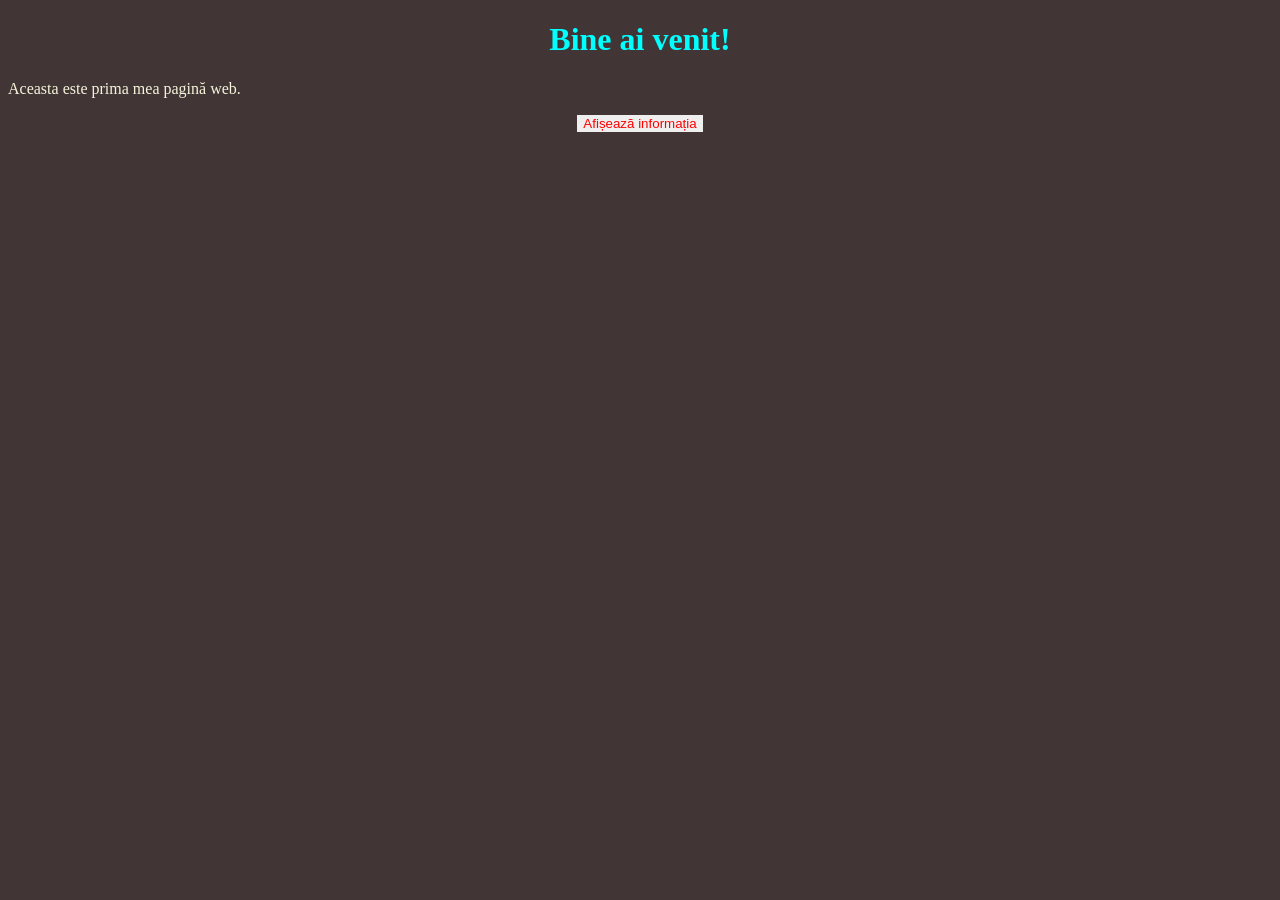
<file: Laborator-1/index.html>
<!DOCTYPE html>
<html>

<head>
    <title>Prima mea pagină</title>
    <link rel="stylesheet" href="styles.css">
</head>

<body>
    <h1 class="titlu">Bine ai venit!</h1>
    <p class="descriere">Aceasta este prima mea pagină web.</p>
    <button onclick="arataText()" class="buton">Afișează informația</button>
    <p id="text"></p>
    <script src="script.js"></script>
</body>

</html>
</file>
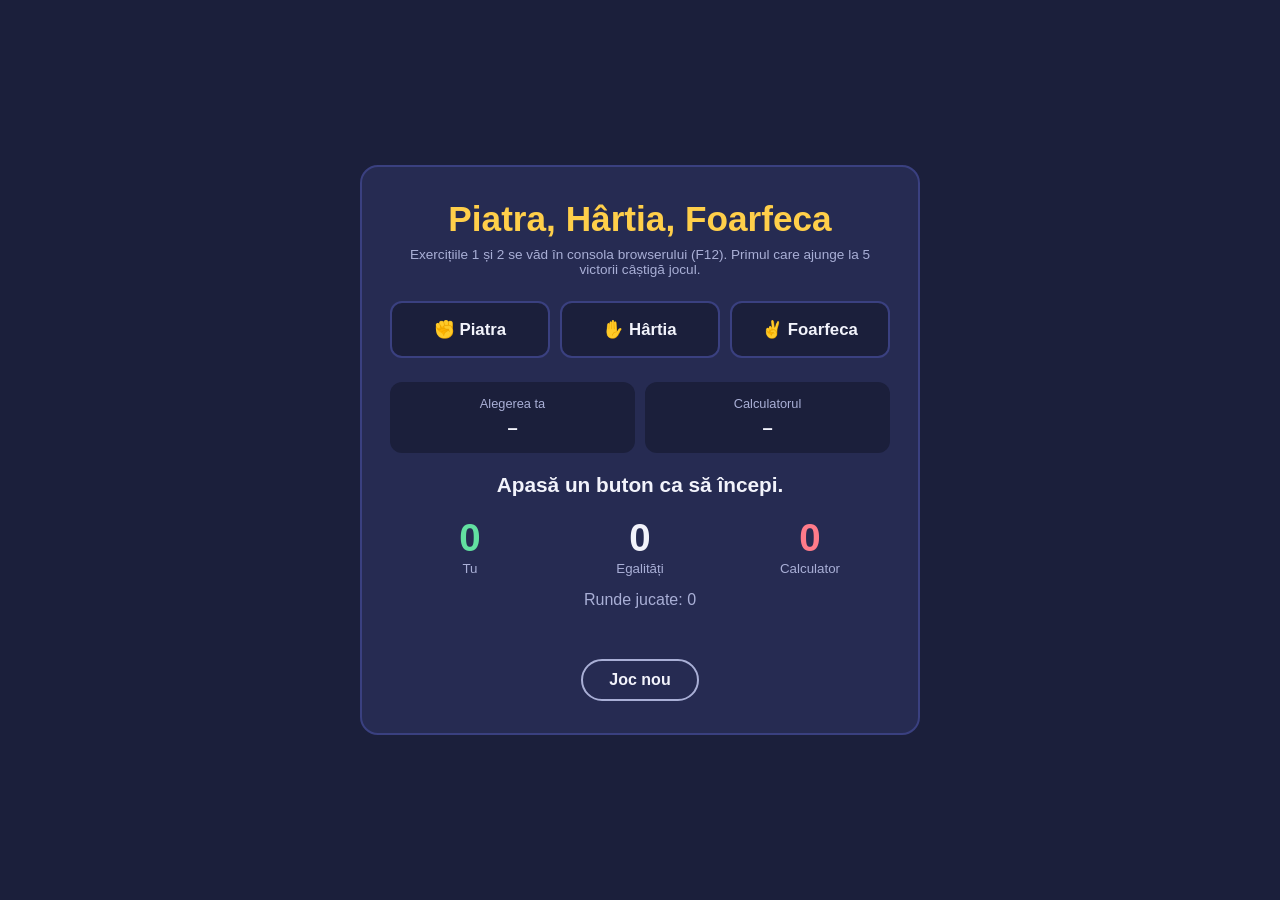
<file: Laborator-3/index.html>
<!DOCTYPE html>
<html lang="ro">
<head>
    <meta charset="UTF-8">
    <meta name="viewport" content="width=device-width, initial-scale=1">
    <title>Piatra, Hârtia, Foarfeca</title>
    <link rel="stylesheet" href="style.css">
</head>
<body>
    <main class="joc">
        <header>
            <h1>Piatra, Hârtia, Foarfeca</h1>
            <p class="nota">Exercițiile 1 și 2 se văd în consola browserului (F12). Primul care ajunge la 5 victorii câștigă jocul.</p>
        </header>

        <section class="butoane" aria-label="Alege">
            <button type="button" id="btn-piatra" data-alegere="piatra">✊ Piatra</button>
            <button type="button" id="btn-hartia" data-alegere="hartia">✋ Hârtia</button>
            <button type="button" id="btn-foarfeca" data-alegere="foarfeca">✌️ Foarfeca</button>
        </section>

        <section class="alegeri">
            <div class="alegere">
                <span class="eticheta">Alegerea ta</span>
                <strong id="alegere-jucator">–</strong>
            </div>
            <div class="alegere">
                <span class="eticheta">Calculatorul</span>
                <strong id="alegere-calculator">–</strong>
            </div>
        </section>

        <p id="rezultat" class="rezultat" aria-live="polite">Apasă un buton ca să începi.</p>

        <section class="scor">
            <div class="cifra">
                <span id="scor-jucator">0</span>
                <small>Tu</small>
            </div>
            <div class="cifra">
                <span id="scor-egalitati">0</span>
                <small>Egalități</small>
            </div>
            <div class="cifra">
                <span id="scor-calculator">0</span>
                <small>Calculator</small>
            </div>
        </section>

        <p id="runde" class="runde">Runde jucate: 0</p>
        <p id="conducere" class="conducere"></p>

        <button type="button" id="btn-reset" class="reset">Joc nou</button>
    </main>
    <script src="script.js"></script>
</body>
</html>
</file>
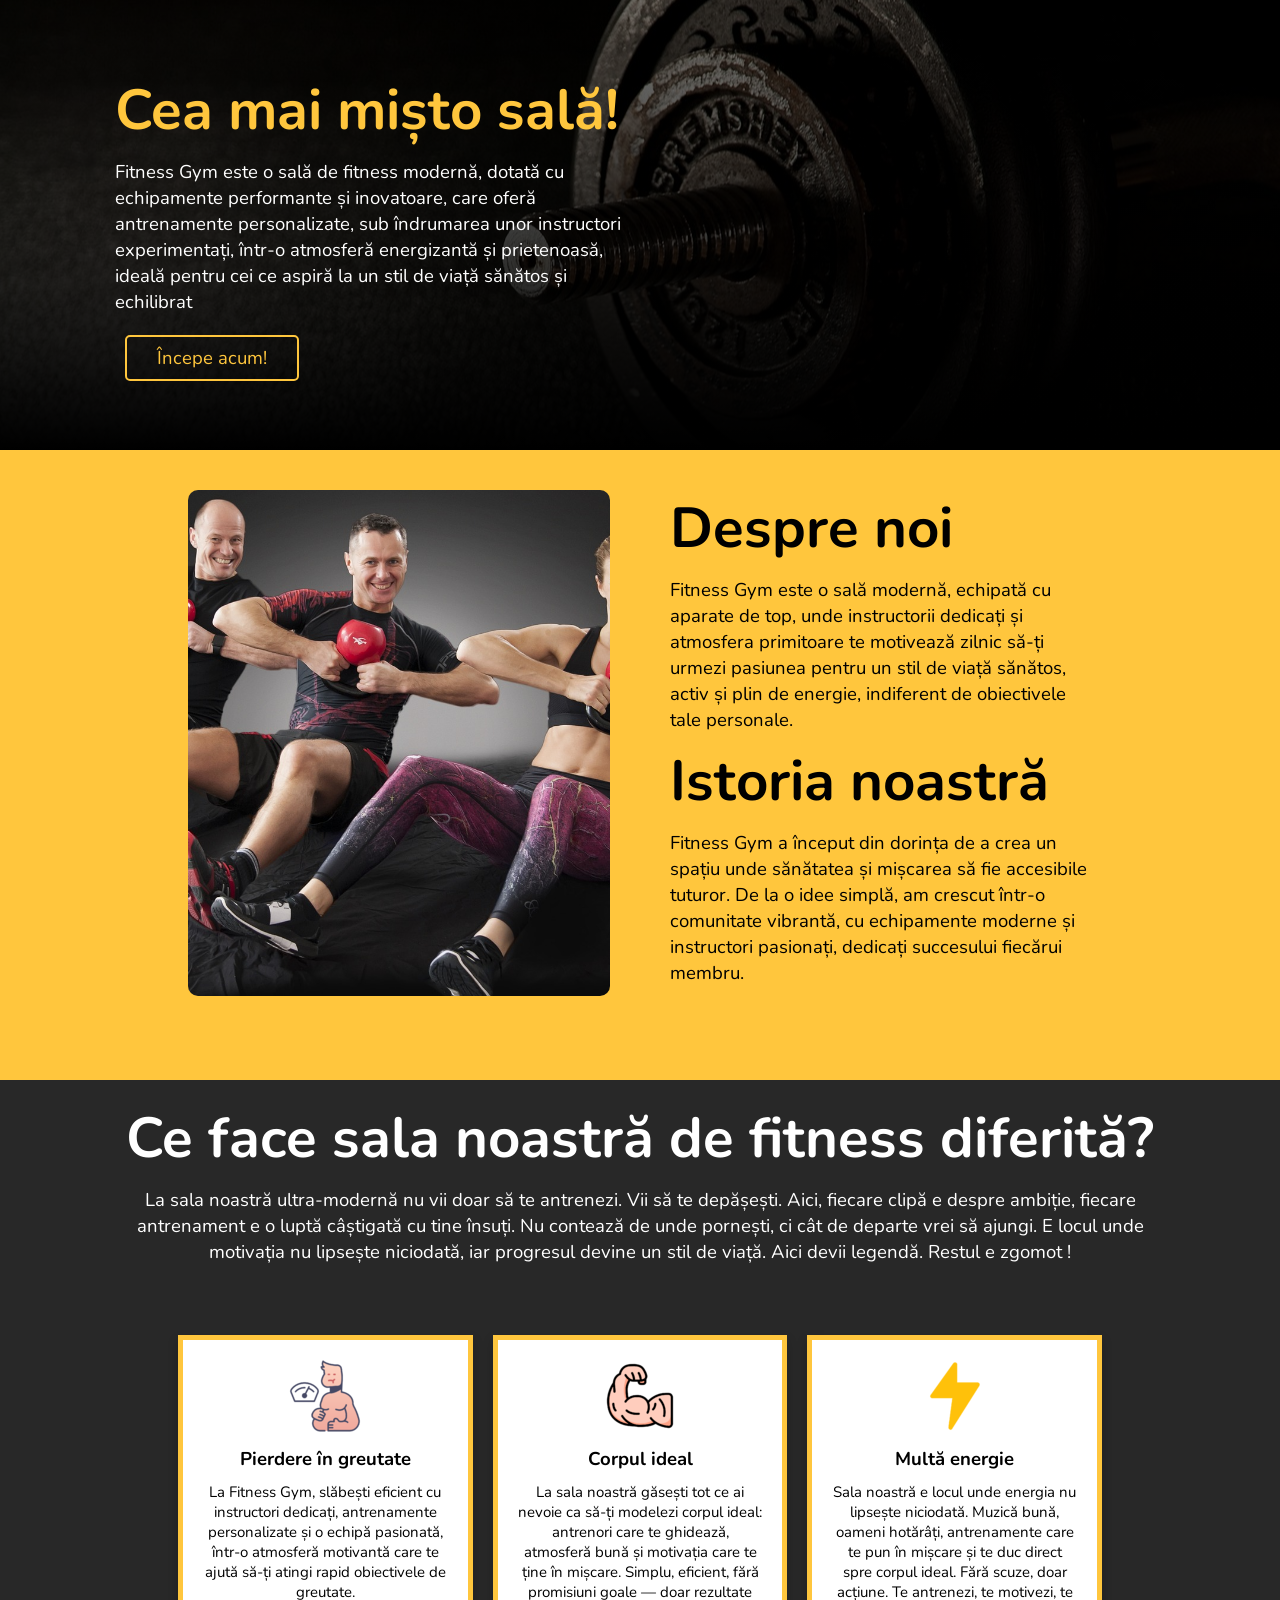
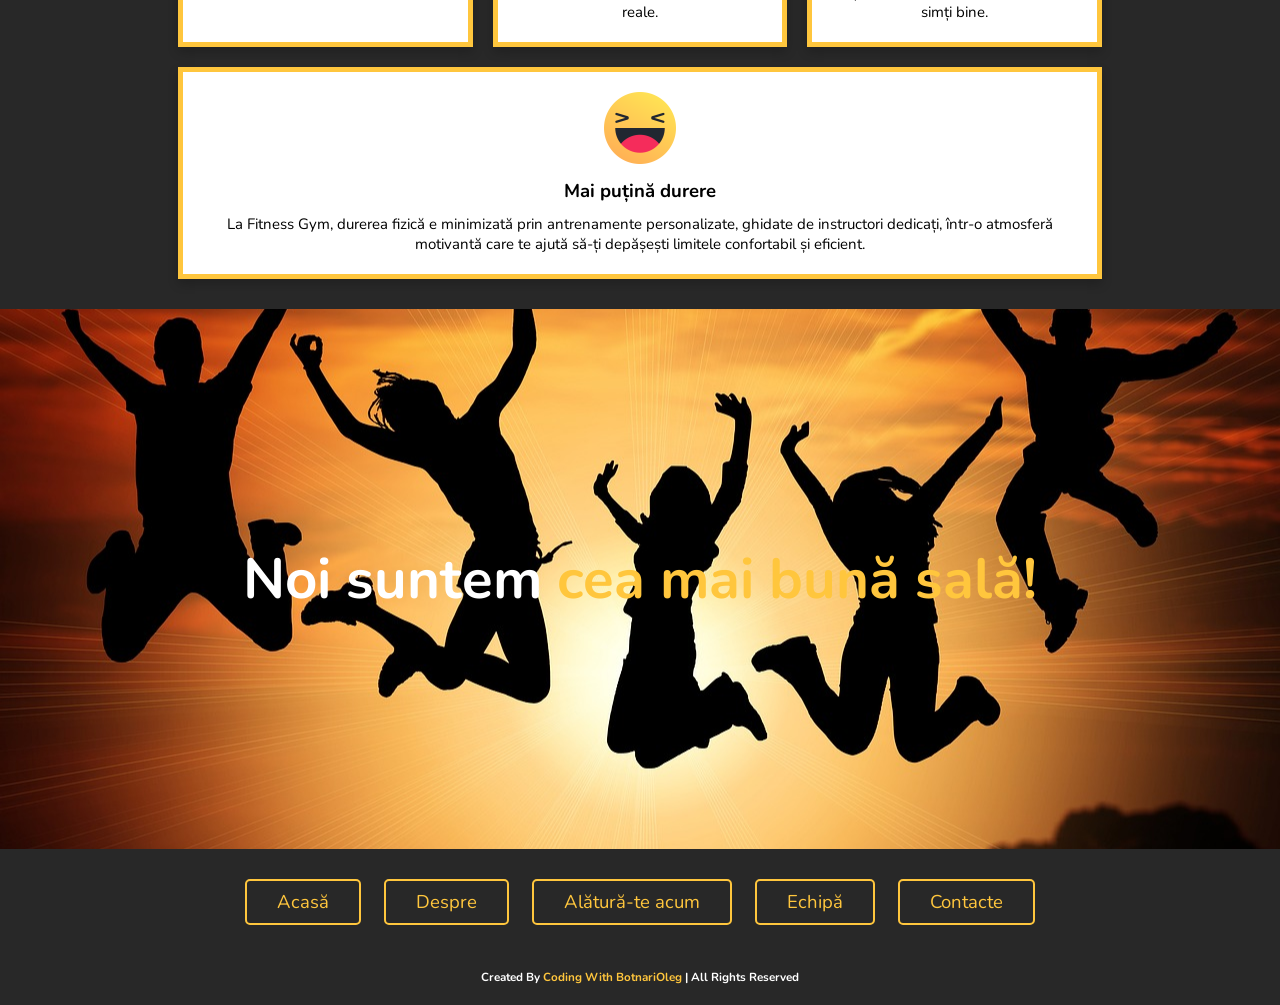
<file: Laborator-1/about.html>
<!DOCTYPE html>
<html lang="ro">
  <head>
    <meta charset="UTF-8" />
    <meta name="viewport" content="width=device-width, initial-scale=1.0" />
    <title>Despre Fitness Gym</title>
    <link rel="stylesheet" href="about.css" />

    <!-- Font link CSS -->
    <link
      href="https://fonts.googleapis.com/css?family=Nunito"
      rel="stylesheet"
      type="text/css"
    />
  </head>
  <body>
    <!-- Banner section start  -->
    <section class="banner">
      <div class="content">
        <h3>Cea mai mișto sală!</h3>
        <p>
          Fitness Gym este o sală de fitness modernă, dotată cu echipamente
          performante și inovatoare, care oferă antrenamente personalizate, sub
          îndrumarea unor instructori experimentați, într-o atmosferă
          energizantă și prietenoasă, ideală pentru cei ce aspiră la un stil de
          viață sănătos și echilibrat
        </p>
        <a href="join.html" class="btn">Începe acum!</a>
      </div>
    </section>
    <!-- Banner section end  -->

    <!-- About section start -->
    <section class="about">
      <div class="box-container">
        <div class="img">
          <img src="img/about/about-img.jpg" />
        </div>
        <div class="content">
          <h3>Despre noi</h3>
          <p>
            Fitness Gym este o sală modernă, echipată cu aparate de top, unde
            instructorii dedicați și atmosfera primitoare te motivează zilnic
            să-ți urmezi pasiunea pentru un stil de viață sănătos, activ și plin
            de energie, indiferent de obiectivele tale personale.
          </p>
          <h3>Istoria noastră</h3>
          <p>
            Fitness Gym a început din dorința de a crea un spațiu unde sănătatea
            și mișcarea să fie accesibile tuturor. De la o idee simplă, am
            crescut într-o comunitate vibrantă, cu echipamente moderne și
            instructori pasionați, dedicați succesului fiecărui membru.
          </p>
        </div>
      </div>
    </section>
    <!-- About section end -->

    <!-- Advantages section start  -->
    <section class="advantages">
      <div class="content">
        <h3>Ce face sala noastră de fitness diferită?</h3>
        <p>
          La sala noastră ultra-modernă nu vii doar să te antrenezi. Vii să te
          depășești. Aici, fiecare clipă e despre ambiție, fiecare antrenament e
          o luptă câștigată cu tine însuți. Nu contează de unde pornești, ci cât
          de departe vrei să ajungi. E locul unde motivația nu lipsește
          niciodată, iar progresul devine un stil de viață. Aici devii legendă.
          Restul e zgomot !
        </p>
      </div>
      <div class="box-container">
        <div class="box">
          <div class="icon">
            <img src="img/about/weight.png" />
          </div>
          <h4>Pierdere în greutate</h4>
          <p>
            La Fitness Gym, slăbești eficient cu instructori dedicați,
            antrenamente personalizate și o echipă pasionată, într-o atmosferă
            motivantă care te ajută să-ți atingi rapid obiectivele de greutate.
          </p>
        </div>
        <div class="box">
          <div class="icon">
            <img src="img/about/biceps.png" />
          </div>
          <h4>Corpul ideal</h4>
          <p>
            La sala noastră găsești tot ce ai nevoie ca să-ți modelezi corpul
            ideal: antrenori care te ghidează, atmosferă bună și motivația care
            te ține în mișcare. Simplu, eficient, fără promisiuni goale — doar
            rezultate reale.
          </p>
        </div>
        <div class="box">
          <div class="icon">
            <img src="img/about/energy.png" />
          </div>
          <h4>Multă energie</h4>
          <p>
            Sala noastră e locul unde energia nu lipsește niciodată. Muzică
            bună, oameni hotărâți, antrenamente care te pun în mișcare și te duc
            direct spre corpul ideal. Fără scuze, doar acțiune. Te antrenezi, te
            motivezi, te simți bine.
          </p>
        </div>
        <div class="box">
          <div class="icon">
            <img src="img/about/happy.png" />
          </div>
          <h4>Mai puțină durere</h4>
          <p>
            La Fitness Gym, durerea fizică e minimizată prin antrenamente
            personalizate, ghidate de instructori dedicați, într-o atmosferă
            motivantă care te ajută să-ți depășești limitele confortabil și
            eficient.
          </p>
        </div>
      </div>
    </section>

    <!-- People section start  -->
    <section class="people">
      <h3>Noi suntem<span> cea mai bună sală!</span></h3>
    </section>
    <!-- People section end  -->

    <!-- Footer section start  -->
    <section class="footer">
      <div class="menu">
        <a href="index.html" class="btn">Acasă</a>
        <a href="#" class="btn">Despre</a>
        <a href="join.html" class="btn">Alătură-te acum</a>
        <a href="team.html" class="btn">Echipă</a>
        <a href="contact.html" class="btn">Contacte</a>
      </div>
      <h3 class="copyright">
        Created By<span> Coding With BotnariOleg</span> | All Rights Reserved
      </h3>
    </section>
    <!-- Footer section end  -->
  </body>
</html>
</file>
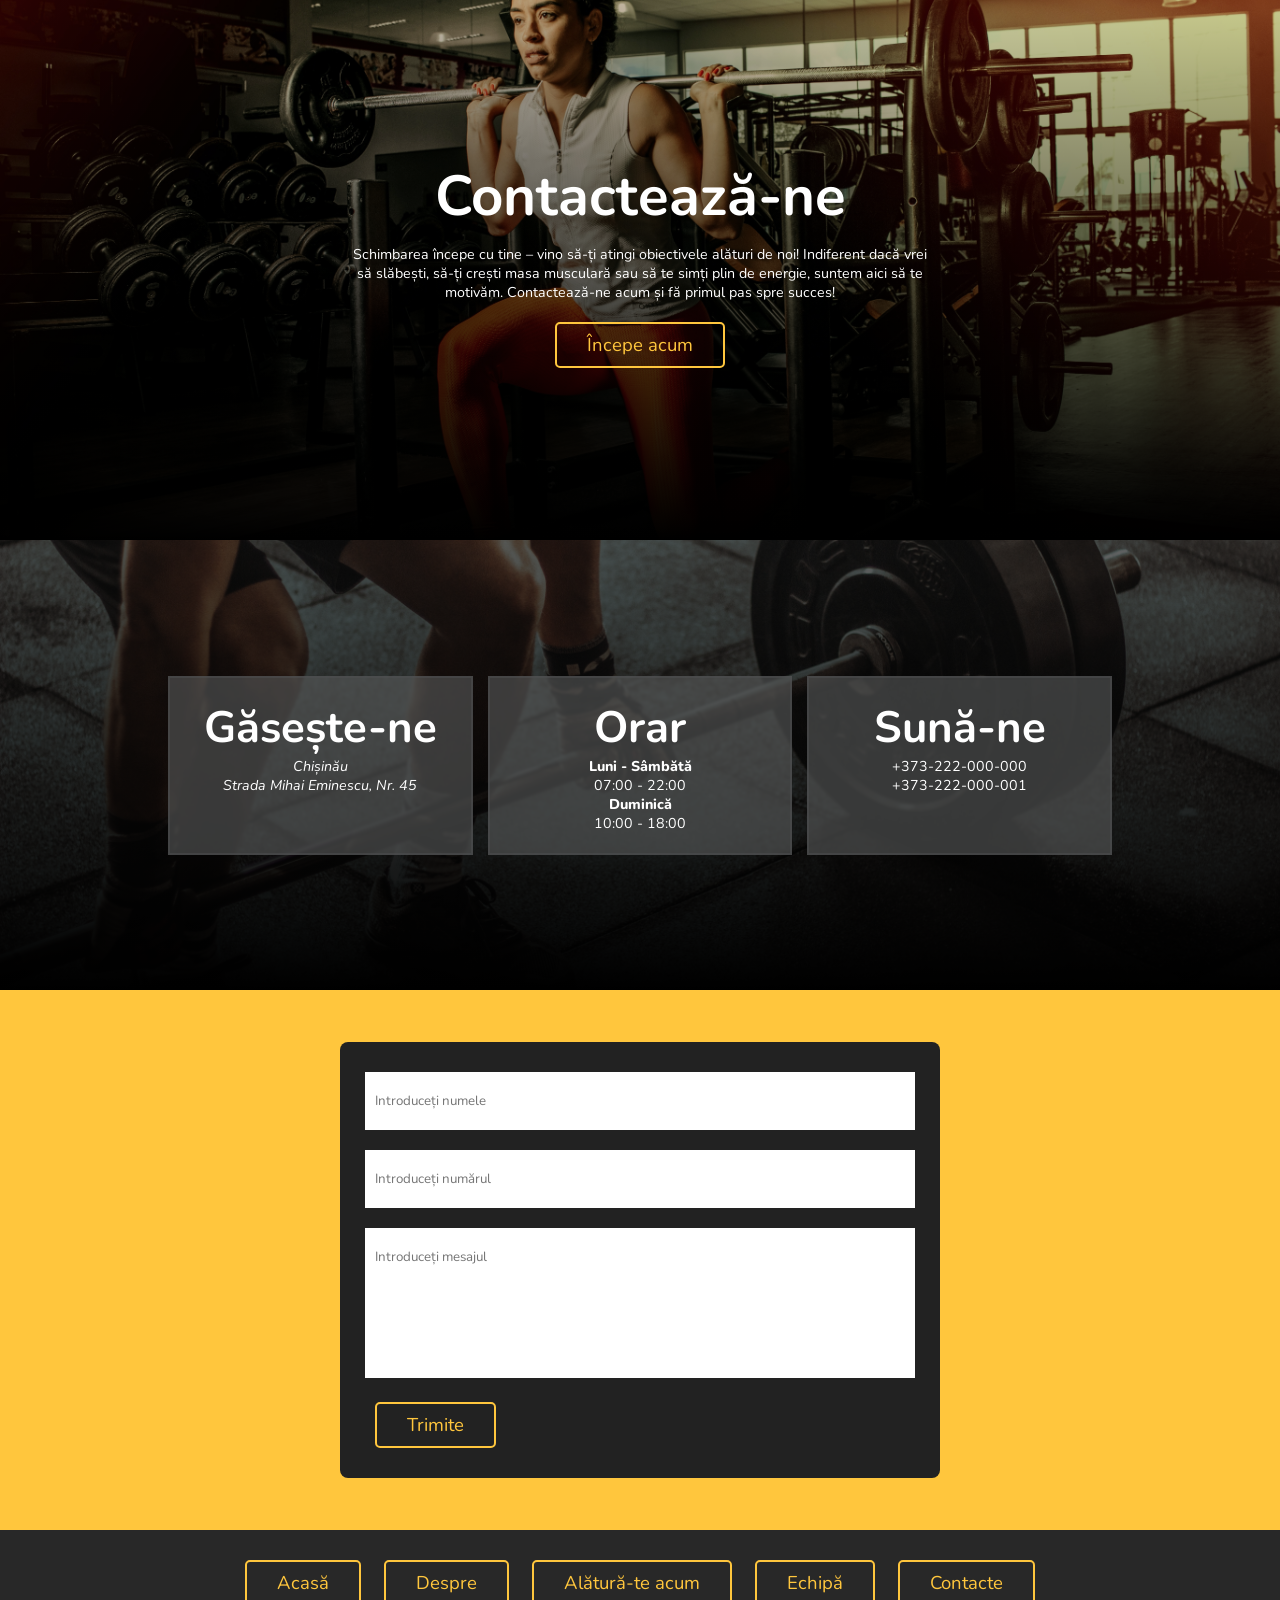
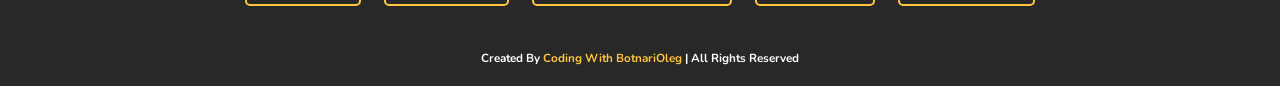
<file: Laborator-1/contact.html>
<!DOCTYPE html>
<html lang="ro">
  <head>
    <meta charset="UTF-8" />
    <meta name="viewport" content="width=device-width, initial-scale=1.0" />
    <title>Contacte</title>
    <link rel="stylesheet" href="contact.css" />

    <!-- Font link CSS -->
    <link
      href="https://fonts.googleapis.com/css?family=Nunito"
      rel="stylesheet"
      type="text/css"
    />
  </head>
  <body>
    <!-- Banner section start  -->

    <section class="contacts-banner">
      <div class="content">
        <h2>Contactează-ne</h2>
        <p>
          Schimbarea începe cu tine – vino să-ți atingi obiectivele alături de
          noi! Indiferent dacă vrei să slăbești, să-ți crești masa musculară sau
          să te simți plin de energie, suntem aici să te motivăm. Contactează-ne
          acum și fă primul pas spre succes!
        </p>

        <a href="join.html" class="btn">Începe acum</a>
      </div>
    </section>
    <!-- Banner section end  -->

    <!-- Contacts-information section Start  -->
    <section class="contacts-info">
      <div class="box-container">
        <div class="box">
          <h3>Găsește-ne</h3>
          <address>Chișinău</address>
          <address>Strada Mihai Eminescu, Nr. 45</address>
        </div>

        <div class="box">
          <h3>Orar</h3>
          <p>Luni - Sâmbătă</p>
          <p>07:00 - 22:00</p>
          <p>Duminică</p>
          <p>10:00 - 18:00</p>
        </div>

        <div class="box">
          <h3>Sună-ne</h3>
          <p>+373-222-000-000</p>
          <p>+373-222-000-001</p>
        </div>
      </div>
    </section>
    <!-- Contacts-information section End  -->

    <!-- Contacts form section start -->
    <section class="get-in-touch">
      <div class="form">
        <input type="text" required placeholder="Introduceți numele" />
        <input type="number" required placeholder="Introduceți numărul" />
        <textarea
          cols="30"
          rows="10"
          placeholder="Introduceți mesajul"
        ></textarea>
        <button class="btn">Trimite</button>
      </div>
    </section>
    <!-- Contacts form section end -->

    <!-- Footer section start  -->
    <section class="footer">
      <div class="menu">
        <a href="index.html" class="btn">Acasă</a>
        <a href="about.html" class="btn">Despre</a>
        <a href="join.html" class="btn">Alătură-te acum</a>
        <a href="team.html" class="btn">Echipă</a>
        <a href="#" class="btn">Contacte</a>
      </div>
      <h3 class="copyright">
        Created By<span> Coding With BotnariOleg</span> | All Rights Reserved
      </h3>
    </section>
    <!-- Footer section end  -->
  </body>
</html>
</file>
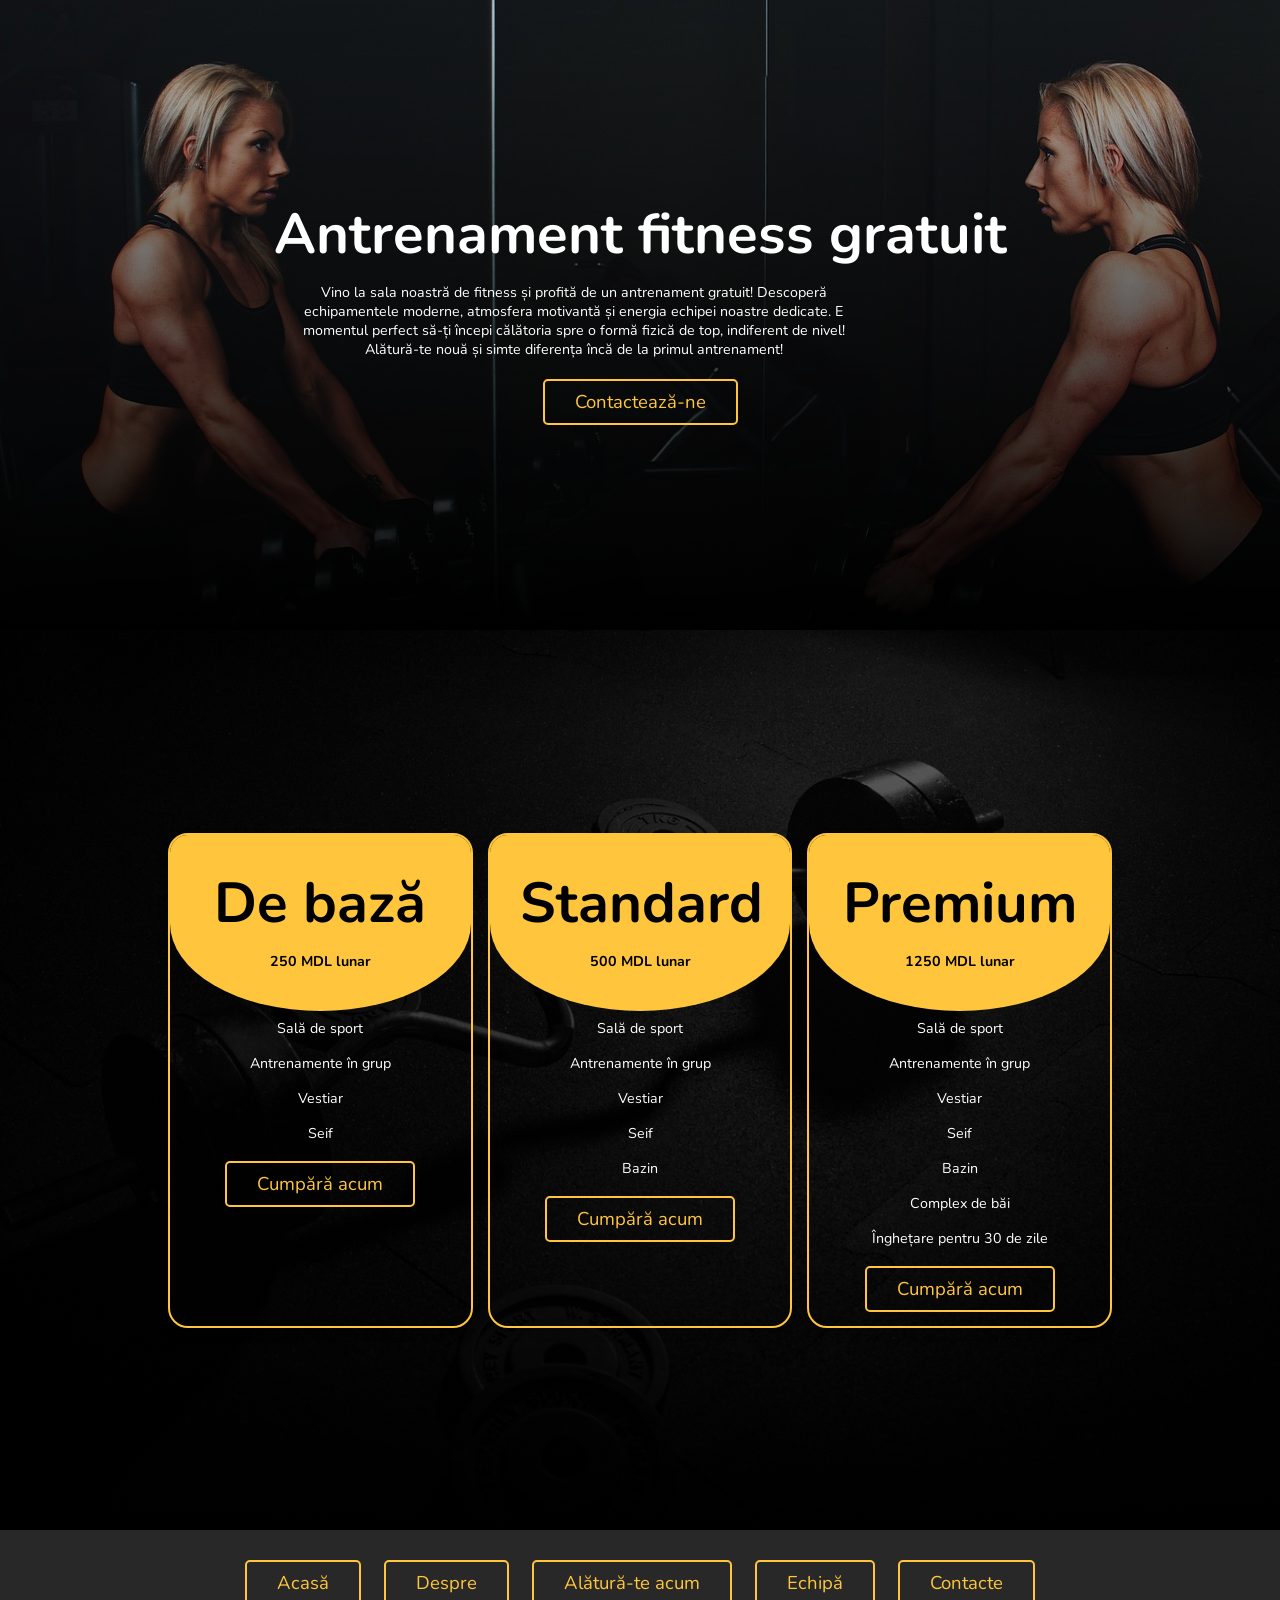
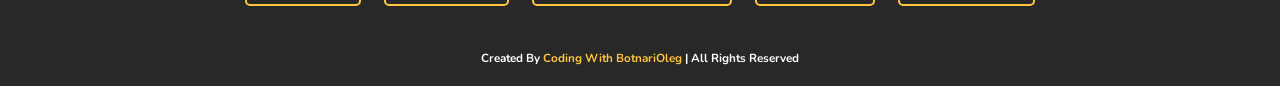
<file: Laborator-1/join.html>
<!DOCTYPE html>
<html lang="ro">
  <head>
    <meta charset="UTF-8" />
    <meta name="viewport" content="width=device-width, initial-scale=1.0" />
    <title>Alătură-te acum</title>
    <link rel="stylesheet" href="join.css" />

    <!-- Font link CSS -->
    <link
      href="https://fonts.googleapis.com/css?family=Nunito"
      rel="stylesheet"
      type="text/css"
    />
  </head>
  <body>
    <!-- Section free training start -->
    <section class="free">
      <div class="content">
        <h2>Antrenament fitness gratuit</h2>
        <p>
          Vino la sala noastră de fitness și profită de un antrenament gratuit!
          Descoperă echipamentele moderne, atmosfera motivantă și energia
          echipei noastre dedicate. E momentul perfect să-ți începi călătoria
          spre o formă fizică de top, indiferent de nivel! Alătură-te nouă și
          simte diferența încă de la primul antrenament!
        </p>
      </div>
      <div class="from-container">
        <!-- <input type="email" id="email" placeholder="Introdu e-mailul tău" /> -->
        <button class="btn"><a href="contact.html">Contactează-ne</a></button>
      </div>
    </section>
    <!-- Section free training end -->

    <!-- Price section Start  -->
    <section class="pricing">
      <div class="box-container">
        <!---->
        <div class="box">
          <div class="price">
            <div class="price-head">
              <h4>De bază</h4>
              <h3>250 MDL lunar</h3>
            </div>
            <div class="price-content">
              <ul>
                <li>Sală de sport</li>
                <li>Antrenamente în grup</li>
                <li>Vestiar</li>
                <li>Seif</li>
              </ul>
            </div>
            <div class="price-button">
              <a href="" class="btn">Cumpără acum</a>
            </div>
          </div>
        </div>

        <div class="box">
          <div class="price">
            <div class="price-head">
              <h4>Standard</h4>
              <h3>500 MDL lunar</h3>
            </div>
            <div class="price-content">
              <ul>
                <li>Sală de sport</li>
                <li>Antrenamente în grup</li>
                <li>Vestiar</li>
                <li>Seif</li>
                <li>Bazin</li>
              </ul>
            </div>
            <div class="price-button">
              <a href="" class="btn">Cumpără acum</a>
            </div>
          </div>
        </div>

        <div class="box">
          <div class="price">
            <div class="price-head">
              <h4>Premium</h4>
              <h3>1250 MDL lunar</h3>
            </div>
            <div class="price-content">
              <ul>
                <li>Sală de sport</li>
                <li>Antrenamente în grup</li>
                <li>Vestiar</li>
                <li>Seif</li>
                <li>Bazin</li>
                <li>Complex de băi</li>
                <li>Înghețare pentru 30 de zile</li>
              </ul>
            </div>
            <div class="price-button">
              <a href="" class="btn">Cumpără acum</a>
            </div>
          </div>
        </div>
        <!---->
      </div>
    </section>
    <!-- Price section End  -->

    <!-- Footer section start  -->
    <section class="footer">
      <div class="menu">
        <a href="index.html" class="btn">Acasă</a>
        <a href="about.html" class="btn">Despre</a>
        <a href="#" class="btn">Alătură-te acum</a>
        <a href="team.html" class="btn">Echipă</a>
        <a href="contact.html" class="btn">Contacte</a>
      </div>
      <h3 class="copyright">
        Created By<span> Coding With BotnariOleg</span> | All Rights Reserved
      </h3>
    </section>
    <!-- Footer section end  -->
  </body>
</html>
</file>
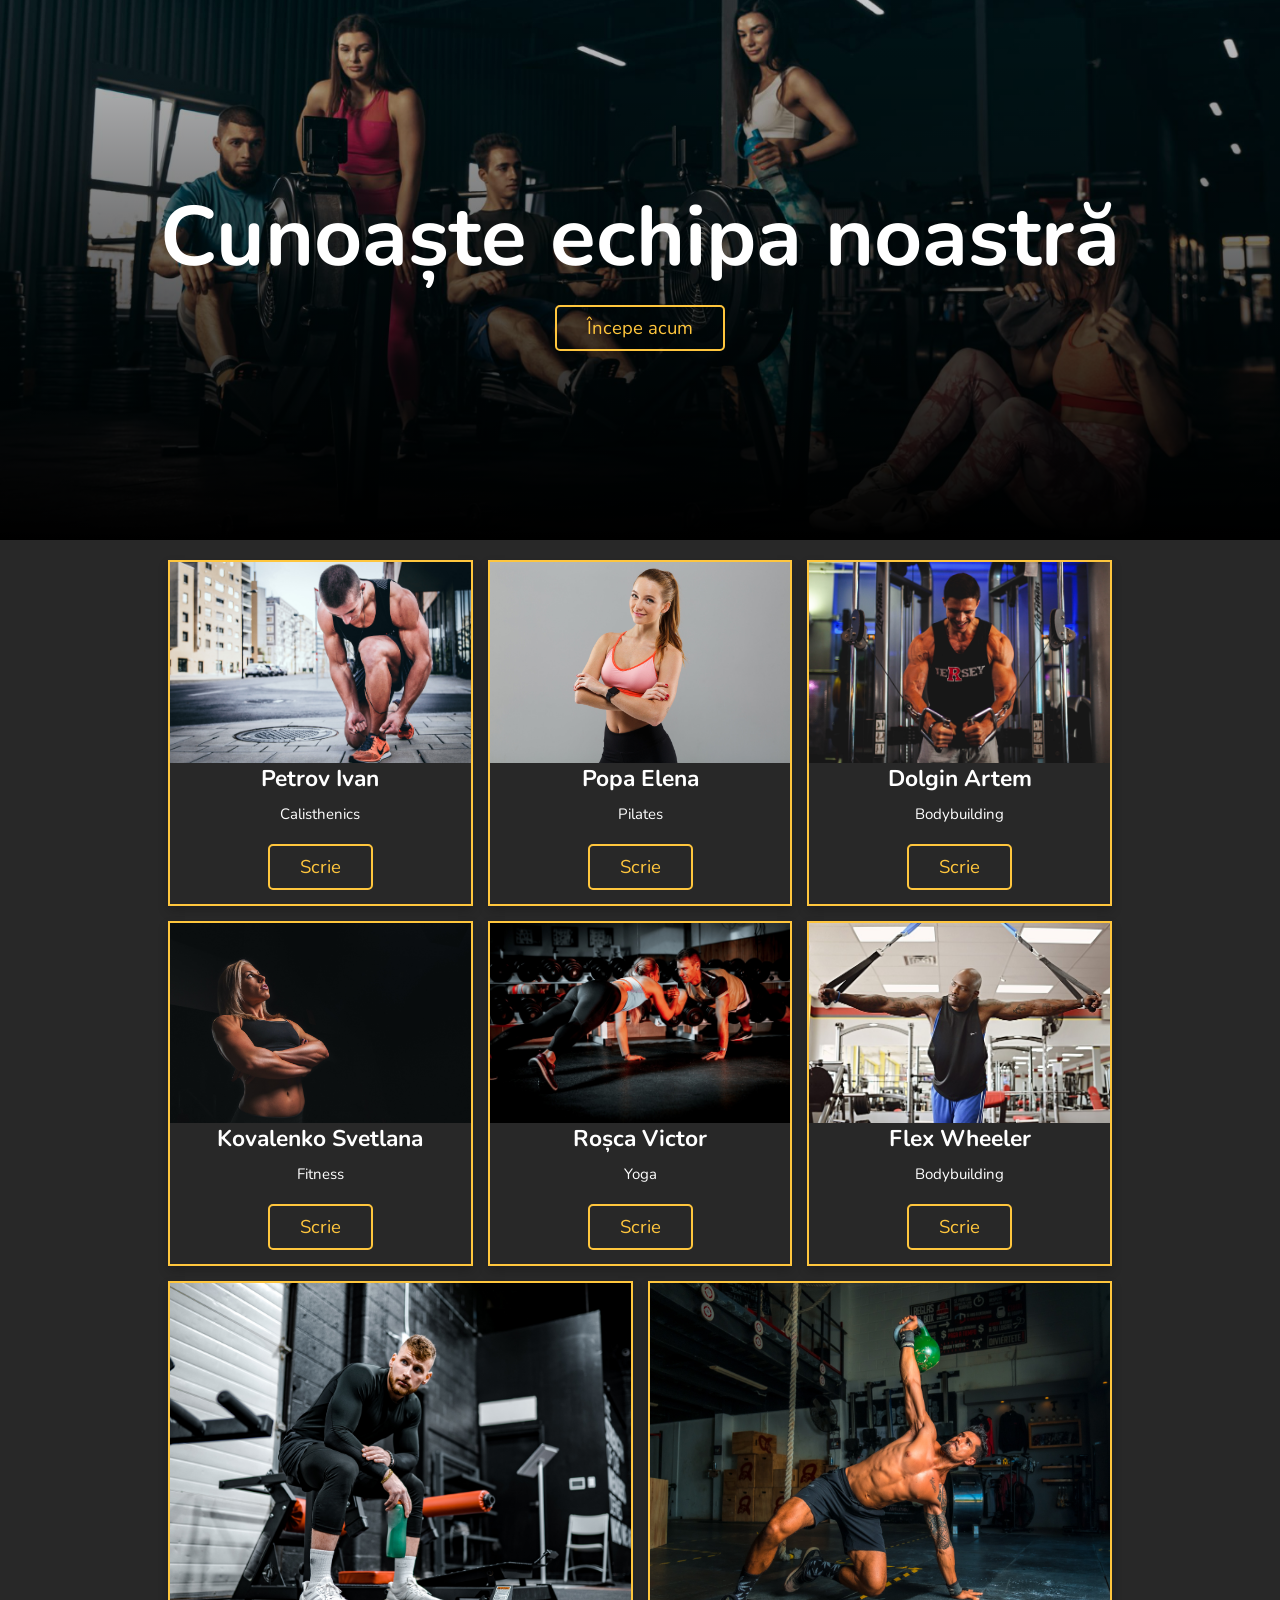
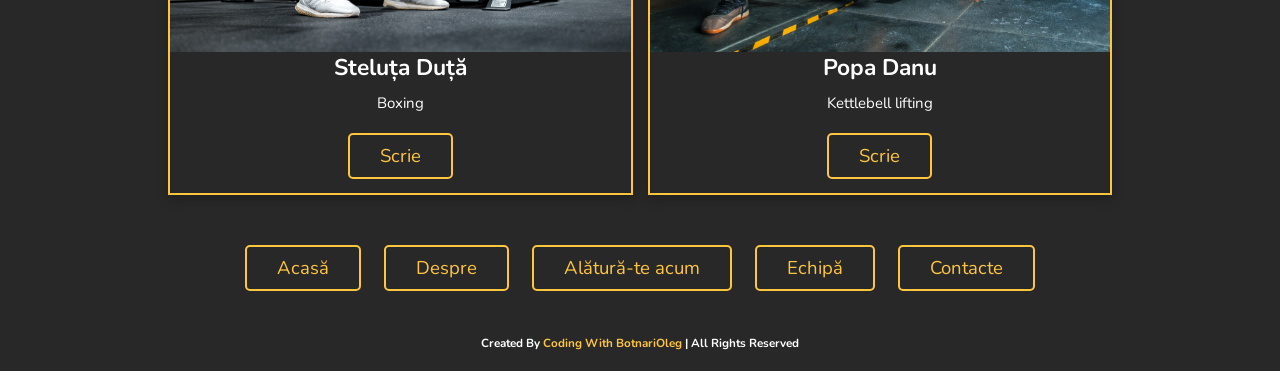
<file: Laborator-1/team.html>
<!DOCTYPE html>
<html lang="ro">
  <head>
    <meta charset="UTF-8" />
    <meta name="viewport" content="width=device-width, initial-scale=1.0" />
    <title>Echipa noastră</title>
    <link rel="stylesheet" href="team.css" />

    <!-- Font link CSS -->
    <link
      href="https://fonts.googleapis.com/css?family=Nunito"
      rel="stylesheet"
      type="text/css"
    />
  </head>
  <body>
    <!-- Team section start -->
    <section class="team">
      <h2>Cunoaște echipa noastră</h2>
      <a href="join.html" class="btn">Începe acum</a>
    </section>
    <!-- Team section end -->

    <!-- Trainer section start  -->

    <section class="trainers">
      <div class="box-container">
        <div class="box">
          <img src="img/team/trainer-1.jpg" />
          <div class="box-content">
            <h4>Petrov Ivan</h4>
            <p>Calisthenics</p>
            <a href="#" class="btn">Scrie</a>
          </div>
        </div>

        <div class="box">
          <img src="img/team/trainer-2.jpg" />
          <div class="box-content">
            <h4>Popa Elena</h4>
            <p>Pilates</p>
            <a href="#" class="btn">Scrie</a>
          </div>
        </div>

        <div class="box">
          <img src="img/team/trainer-3.jpg" />
          <div class="box-content">
            <h4>Dolgin Artem</h4>
            <p>Bodybuilding</p>
            <a href="#" class="btn">Scrie</a>
          </div>
        </div>

        <div class="box">
          <img src="img/team/trainer-4.jpg" />
          <div class="box-content">
            <h4>Kovalenko Svetlana</h4>
            <p>Fitness</p>
            <a href="#" class="btn">Scrie</a>
          </div>
        </div>

        <div class="box">
          <img src="img/team/trainer-5.jpg" />
          <div class="box-content">
            <h4>Roșca Victor</h4>
            <p>Yoga</p>
            <a href="#" class="btn">Scrie</a>
          </div>
        </div>

        <div class="box">
          <img src="img/team/trainer-6.jpg" />
          <div class="box-content">
            <h4>Flex Wheeler</h4>
            <p>Bodybuilding</p>
            <a href="#" class="btn">Scrie</a>
          </div>
        </div>

        <div class="box">
          <img src="img/team/trainer-7.jpg" />
          <div class="box-content">
            <h4>Steluța Duță</h4>
            <p>Boxing</p>
            <a href="#" class="btn">Scrie</a>
          </div>
        </div>

        <div class="box">
          <img src="img/team/trainer-8.jpg" />
          <div class="box-content">
            <h4>Popa Danu</h4>
            <p>Kettlebell lifting</p>
            <a href="#" class="btn">Scrie</a>
          </div>
        </div>
      </div>
    </section>
    <!-- Trainer section end  -->

    <!-- Footer section start  -->
    <section class="footer">
      <div class="menu">
        <a href="index.html" class="btn">Acasă</a>
        <a href="about.html" class="btn">Despre</a>
        <a href="join.html" class="btn">Alătură-te acum</a>
        <a href="#" class="btn">Echipă</a>
        <a href="contact.html" class="btn">Contacte</a>
      </div>
      <h3 class="copyright">
        Created By<span> Coding With BotnariOleg</span> | All Rights Reserved
      </h3>
    </section>
    <!-- Footer section end  -->
  </body>
</html>
</file>
<file: Laborator-1/styles.css>
body {
    background-color: rgb(65, 53, 53);
    text-align: center;
    justify-content: center;
    align-items: center;
}

.titlu {
    color: aqua;
}

.descriere {
    color: beige;
    display: flex;
    align-items: center;
}

.buton {
    border: 2px;
    color: red;
}

#text {
    font-size: large;
    color: blanchedalmond;
}
</file>
<file: Laborator-3/style.css>
:root {
    --fond: #1b1f3b;
    --panou: #262b52;
    --linie: #3a4080;
    --text: #f2f3fb;
    --discret: #a9afd6;
    --accent: #ffcf4a;
    --win: #62e0a1;
    --lose: #ff7b8a;
}

* {
    box-sizing: border-box;
}

body {
    margin: 0;
    min-height: 100vh;
    display: grid;
    place-items: center;
    padding: 24px 16px;
    font-family: "Trebuchet MS", "Segoe UI", Arial, sans-serif;
    color: var(--text);
    background: var(--fond);
}

.joc {
    width: 100%;
    max-width: 560px;
    padding: 32px 28px;
    text-align: center;
    background: var(--panou);
    border: 2px solid var(--linie);
    border-radius: 18px;
}

h1 {
    margin: 0 0 8px;
    font-size: clamp(1.6rem, 5vw, 2.2rem);
    color: var(--accent);
}

.nota {
    margin: 0 0 24px;
    font-size: 0.85rem;
    color: var(--discret);
}

.butoane {
    display: grid;
    grid-template-columns: repeat(3, 1fr);
    gap: 10px;
    margin-bottom: 24px;
}

.butoane button {
    padding: 16px 6px;
    font: inherit;
    font-size: 1.05rem;
    font-weight: 700;
    color: var(--text);
    background: var(--fond);
    border: 2px solid var(--linie);
    border-radius: 12px;
    cursor: pointer;
}

.butoane button:hover:not(:disabled),
.butoane button:focus-visible {
    color: var(--fond);
    background: var(--accent);
    border-color: var(--accent);
}

.butoane button:disabled {
    opacity: 0.4;
    cursor: not-allowed;
}

.alegeri {
    display: grid;
    grid-template-columns: 1fr 1fr;
    gap: 10px;
    margin-bottom: 20px;
}

.alegere {
    padding: 14px 8px;
    background: var(--fond);
    border-radius: 12px;
}

.eticheta {
    display: block;
    margin-bottom: 6px;
    font-size: 0.8rem;
    color: var(--discret);
}

.alegere strong {
    font-size: 1.15rem;
}

.rezultat {
    margin: 0 0 20px;
    font-size: 1.3rem;
    font-weight: 700;
}

.scor {
    display: grid;
    grid-template-columns: repeat(3, 1fr);
    gap: 10px;
    margin-bottom: 14px;
}

.cifra span {
    display: block;
    font-size: 2.4rem;
    font-weight: 800;
    line-height: 1.1;
}

.cifra:first-child span {
    color: var(--win);
}

.cifra:last-child span {
    color: var(--lose);
}

.cifra small {
    color: var(--discret);
}

.runde,
.conducere {
    margin: 0 0 6px;
    color: var(--discret);
}

.conducere {
    min-height: 1.6em;
    color: var(--accent);
    font-weight: 700;
}

.reset {
    margin-top: 12px;
    padding: 10px 26px;
    font: inherit;
    font-weight: 700;
    color: var(--text);
    background: transparent;
    border: 2px solid var(--discret);
    border-radius: 999px;
    cursor: pointer;
}

.reset:hover,
.reset:focus-visible {
    color: var(--fond);
    background: var(--text);
}

@media (max-width: 480px) {
    .joc {
        padding: 24px 14px;
    }

    .butoane {
        grid-template-columns: 1fr;
    }
}
</file>
<file: Laborator-1/about.css>
* {
  margin: 0;
  padding: 0;
  box-sizing: border-box;
  font-family: "Nunito", sans-serif;
  border: 0;
  outline: 0;
  /* text-transform: capitalize; */
  text-decoration: none;
  transition: all 0.3s linear;
}

:root {
  --yellow-clr: #ffc63d;
  --box-shadow: 0 0.5rem 1rem rgba(0, 0, 0, 0.2);
}

*::selection {
  background: var(--yellow-clr);
  color: #fff;
}

html {
  font-size: 62.5%;
  overflow-x: hidden;
  scroll-behavior: smooth;
  scroll-padding-top: 7rem;
}

body {
  background: #282828;
}

section {
  padding: 2rem 9%;
}

.btn {
  display: inline-block;
  padding: 0.8rem 3rem;
  font-size: calc(14px + (20 - 14) * ((100vw - 300px) / (1600 - 300)));
  border: 0.2rem solid var(--yellow-clr);
  color: var(--yellow-clr);
  background: transparent;
  border-radius: 0.5rem;
  cursor: pointer;
  margin: 1rem;
  overflow: hidden;
  position: relative;
  z-index: 0;
}

.btn::before {
  content: "";
  position: absolute;
  top: 0;
  right: 0;
  width: 0;
  height: 100%;
  background: var(--yellow-clr);
  z-index: -1;
  transition: 0.3s;
}

.btn:hover::before {
  width: 100%;
  left: 0;
}

.btn:hover {
  color: #fff;
}

/* .Banner section start */

.banner {
  width: 100%;
  min-height: 50vh;
  background: url(img/about/about-bg.jpg) no-repeat center/cover;
  border-image: fill 0 linear-gradient(#0008, #000);
}

.banner .content {
  margin-top: 5%;
}

.banner .content h3 {
  font-size: calc(30px + (65 - 30) * ((100vw - 300px) / (1600 - 300)));
  color: var(--yellow-clr);
}

.banner .content p {
  max-width: 50%;
  color: #fff;
  padding: 1rem 0rem;
  font-size: calc(14px + (20 - 14) * ((100vw - 300px) / (1600 - 300)));
}
/* .Banner section end */

/* adventages section start  */
.advantages {
  min-height: 60vh;
}
/* adventages section end  */

/* About start  */
.about {
  min-height: 70vh;
  background: var(--yellow-clr);
}
.about .box-container {
  display: flex;
  flex-wrap: wrap;
  justify-content: center;
  width: 90%;
  margin: 0 auto;
  gap: 2rem;
}

.about .box-container .img {
  flex: 1 1 40rem;
  padding: 2rem;
}

.about .box-container .img img {
  width: 100%;
  height: 100%;
  object-fit: cover;
  border-radius: 1rem;
}

.about .box-container .content {
  flex: 1 1 40rem;
  padding: 2rem;
}

.about .box-container .content h3 {
  font-size: calc(30px + (65 - 30) * ((100vw - 300px) / (1600 - 300)));
}

.about .box-container .content p {
  font-size: calc(14px + (20 - 14) * ((100vw - 300px) / (1600 - 300)));
  padding: 1rem 0rem;
}
/* About end  */

/* Advantages  section start*/

.advantages .content {
  color: #fff;
  text-align: center;
}

.advantages .content h3 {
  font-size: calc(30px + (65 - 30) * ((100vw - 300px) / (1600 - 300)));
}

.advantages .content p {
  font-size: calc(14px + (20 - 14) * ((100vw - 300px) / (1600 - 300)));
  padding: 1rem 0;
  padding: 1rem 0;
  margin-bottom: 5rem;
}

.advantages .box-container {
  display: flex;
  flex-wrap: wrap;
  justify-content: center;
  width: 90%;
  margin: 0 auto;
}

.advantages .box-container .box {
  flex: 1 1 25rem;
  padding: 2rem;
  background: #fff;
  margin: 1rem;
  text-align: center;
  border: 0.5rem solid var(--yellow-clr);
  box-shadow: var(--box-shadow);
}

.advantages .box-container .box h4 {
  font-size: calc(14px + (20 - 14) * ((100vw - 300px) / (1600 - 300)));
  margin: 1rem;
}

.advantages .box-container .box p {
  font-size: calc(12px + (16 - 12) * ((100vw - 300px) / (1600 - 300)));
}
/* Advantages  section start*/

/* People section start */

.people {
  min-height: 60vh;
  background: url(img/about/people.jpg) no-repeat center/cover;
  border-image: fill linear-gradient(#0005, #000);
  display: flex;
  justify-content: center;
  align-items: center;
}

.people h3 {
  font-size: calc(30px + (65 - 30) * ((100vw - 300px) / (1600 - 300)));
  color: #fff;
}

.people h3 span {
  color: var(--yellow-clr);
}

/* People section end */

/* Footer section start */
.footer {
  display: flex;
  justify-content: center;
  align-items: center;
  flex-direction: column;
  flex-wrap: wrap;
}

.footer .copyright {
  margin-top: 3rem;
  color: #fff;
  font-size: calc(12px + (15- 12) * ((100vw - 300px) / (1600 - 300)));
}

.footer .copyright span {
  color: var(--yellow-clr);
}
/* Footer section start */

/* Media queries */

@media (max-width: 937px) {
  .footer .menu {
    display: flex;
    flex-direction: column;
    text-align: center;
  }
}
</file>
<file: Laborator-1/contact.css>
* {
  margin: 0;
  padding: 0;
  box-sizing: border-box;
  font-family: "Nunito", sans-serif;
  border: 0;
  outline: 0;
  /* text-transform: capitalize; */
  text-decoration: none;
  transition: all 0.3s linear;
}

:root {
  --yellow-clr: #ffc63d;
  --box-shadow: 0 0.5rem 1rem rgba(0, 0, 0, 0.2);
}

*::selection {
  background: var(--yellow-clr);
  color: #fff;
}

html {
  font-size: 62.5%;
  overflow-x: hidden;
  scroll-behavior: smooth;
  scroll-padding-top: 7rem;
}

body {
  background: #282828;
}

section {
  padding: 2rem 9%;
}

.btn {
  display: inline-block;
  padding: 0.8rem 3rem;
  font-size: calc(14px + (20 - 14) * ((100vw - 300px) / (1600 - 300)));
  border: 0.2rem solid var(--yellow-clr);
  color: var(--yellow-clr);
  background: transparent;
  border-radius: 0.5rem;
  cursor: pointer;
  margin: 1rem;
  overflow: hidden;
  position: relative;
  z-index: 0;
}

.btn::before {
  content: "";
  position: absolute;
  top: 0;
  right: 0;
  width: 0;
  height: 100%;
  background: var(--yellow-clr);
  z-index: -1;
  transition: 0.3s;
}

.btn:hover::before {
  width: 100%;
  left: 0;
}

.btn:hover {
  color: #fff;
}

/* Banner section start */

.contacts-banner {
  min-height: 60vh;
  background: url(img/contacts/contacts-bg.jpg) no-repeat center/cover;
  border-image: fill 0 linear-gradient(#0003, #000);
  text-align: center;
  display: flex;
  justify-content: center;
  align-items: center;
  flex-direction: column;
}

.contacts-banner .content {
  color: #fff;
}

.contacts-banner .content h2 {
  font-size: calc(30px + (65 - 30) * ((100vw - 300px) / (1600 - 300)));
}

.contacts-banner .content p {
  max-width: 60rem;
  font-size: calc(12px + (15 - 12) * ((100vw - 300px) / (1600 - 300)));
  padding: 1rem;
}
/* Banner section end */

/* Contacts-information section Start */

.contacts-info {
  min-height: 50vh;
  background: url(img/contacts/info-bg.jpg) no-repeat center/cover;
  border-image: fill 0 linear-gradient(#0009, #000);
  text-align: center;
  display: flex;
  justify-content: center;
  align-items: center;
  flex-direction: column;
}

.contacts-info .box-container {
  display: flex;
  flex-wrap: wrap;
  justify-content: center;
  width: 90%;
  margin: 0 auto;
  gap: 1.5rem;
}

.contacts-info .box-container .box {
  flex: 1 1 30rem;
  background: rgba(91, 92, 92, 0.6);
  padding: 2rem;
  border: 2px solid rgba(78, 80, 82, 0.5);
  backdrop-filter: blur(1px);
}
.contacts-info .box-container h3 {
  font-size: calc(25px + (50 - 25) * ((100vw - 300px) / (1600 - 300)));
  color: #fff;
}

.contacts-info .box-container p,
.contacts-info .box-container .box address {
  font-size: calc(12px + (15 - 12) * ((100vw - 300px) / (1600 - 300)));
  color: #fff;
}

.contacts-info .box-container .box:nth-child(2) p:nth-child(even) {
  font-weight: 800;
}
/* Contacts-information section End */

/* Contacts section form Start*/

.get-in-touch {
  min-height: 60vh;
  background: var(--yellow-clr);
  display: flex;
  justify-content: center;
  align-items: center;
}

.form {
  max-width: 60rem;
  padding: 2rem 2.5rem;
  background-color: #222;
  border-radius: 0.8rem;
}

.form input,
.form textarea {
  width: 100%;
  margin: 1rem 0;
  padding: 2rem 1rem;
}

.form textarea {
  height: 15rem;
  resize: none;
}

/* Footer section start */
.footer {
  display: flex;
  justify-content: center;
  align-items: center;
  flex-direction: column;
  flex-wrap: wrap;
}

.footer .copyright {
  margin-top: 3rem;
  color: #fff;
  font-size: calc(12px + (15- 12) * ((100vw - 300px) / (1600 - 300)));
}

.footer .copyright span {
  color: var(--yellow-clr);
}
/* Footer section end */

@media (max-width: 937px) {
  .footer .menu {
    display: flex;
    flex-direction: column;
    text-align: center;
  }
}

/* Contacts section form End*/
</file>
<file: Laborator-1/join.css>
* {
  margin: 0;
  padding: 0;
  box-sizing: border-box;
  font-family: "Nunito", sans-serif;
  border: 0;
  outline: 0;
  /* text-transform: capitalize; */
  text-decoration: none;
  transition: all 0.3s linear;
}

:root {
  --yellow-clr: #ffc63d;
  --box-shadow: 0 0.5rem 1rem rgba(0, 0, 0, 0.2);
}

*::selection {
  background: var(--yellow-clr);
  color: #fff;
}

html {
  font-size: 62.5%;
  overflow-x: hidden;
  scroll-behavior: smooth;
  scroll-padding-top: 7rem;
}

body {
  background: #282828;
}

section {
  padding: 2rem 9%;
}

.btn {
  display: inline-block;
  padding: 0.8rem 3rem;
  font-size: calc(14px + (20 - 14) * ((100vw - 300px) / (1600 - 300)));
  border: 0.2rem solid var(--yellow-clr);
  color: var(--yellow-clr);
  background: transparent;
  border-radius: 0.5rem;
  cursor: pointer;
  margin: 1rem;
  overflow: hidden;
  position: relative;
  z-index: 0;
}

.btn a {
  text-decoration: none;
  color: var(--yellow-clr);
}
.btn:hover a {
  color: #fff;
}

.btn::before {
  content: "";
  position: absolute;
  top: 0;
  right: 0;
  width: 0;
  height: 100%;
  background: var(--yellow-clr);
  z-index: -1;
  transition: 0.3s;
}

.btn:hover::before {
  width: 100%;
  left: 0;
}

.btn:hover {
  color: #fff;
}

/* Section free training start */

.free {
  min-height: 70vh;
  background: url(img/price/free-training.jpg) no-repeat center/cover;
  border-image: fill 0 linear-gradient(#0003, #000);
  display: flex;
  justify-content: center;
  align-items: center;
  flex-direction: column;
}

.free .content {
  text-align: center;
  color: #fff;
}

.free .content h2 {
  font-size: calc(30px + (65 - 30) * ((100vw - 300px) / (1600 - 300)));
}

.free .content p {
  max-width: 60rem;
  padding: 1rem;
  font-size: calc(12px + (15 - 12) * ((100vw - 300px) / (1600 - 300)));
}

.free .from-container {
  display: flex;
  align-items: center;
  gap: 1.5rem;
}

.free .from-container input {
  padding: 0.8rem 3rem;
  border: 0.2rem solid var(--yellow-clr);
}
/* Section free training end */

/* Pricing section start */
.pricing {
  min-height: 100vh;
  background: url(img/price/pricing-bg.jpg) no-repeat center/cover;
  border-image: fill 0 linear-gradient(#0009, #000);
  display: flex;
  justify-content: center;
  align-items: center;
}

.pricing .box-container {
  display: flex;
  flex-wrap: wrap;
  justify-content: center;
  width: 90%;
  margin: 0 auto;
  gap: 1.5rem;
}

.pricing .box-container .box {
  flex: 1 1 25rem;
  text-align: center;
  overflow: hidden;
  border: 0.2rem solid var(--yellow-clr);
  box-shadow: var(--box-shadow);
  border-radius: 2rem;
}

.pricing .box-container .box .price-head {
  padding: 3rem;
  background: var(--yellow-clr);
  border-bottom-left-radius: 50%;
  border-bottom-right-radius: 50%;
}

.pricing .box-container .box .price-head h4 {
  font-size: calc(30px + (65 - 30) * ((100vw - 300px) / (1600 - 300)));
}

.pricing .box-container .box .price-head h3 {
  font-size: calc(12px + (15 - 12) * ((100vw - 300px) / (1600 - 300)));
  padding: 1rem;
}

.pricing .box-container .box .price-content {
  color: #fff;
}

.pricing .box-container .box .price-content ul li {
  font-size: calc(12px + (15 - 12) * ((100vw - 300px) / (1600 - 300)));
  padding: 0.8rem;
  list-style: none;
  text-shadow: 0.4s;
  cursor: pointer;
}

.pricing .box-container .box .price-content ul li:hover {
  border-left: 1.5rem solid var(--yellow-clr);
  border-right: 1.5rem solid var(--yellow-clr);
}
/* Pricing section end */

/* Footer section start */
.footer {
  display: flex;
  justify-content: center;
  align-items: center;
  flex-direction: column;
  flex-wrap: wrap;
}

.footer .copyright {
  margin-top: 3rem;
  color: #fff;
  font-size: calc(12px + (15- 12) * ((100vw - 300px) / (1600 - 300)));
}

.footer .copyright span {
  color: var(--yellow-clr);
}
/* Footer section start */
@media (max-width: 937px) {
  .footer .menu {
    display: flex;
    flex-direction: column;
    text-align: center;
  }
}

@media (max-width: 500px) {
  .free {
    padding: 3rem;
  }
  .from-container {
    display: flex;
    flex-direction: column;
  }
}
</file>
<file: Laborator-1/team.css>
* {
  margin: 0;
  padding: 0;
  box-sizing: border-box;
  font-family: "Nunito", sans-serif;
  border: 0;
  outline: 0;
  /* text-transform: capitalize; */
  text-decoration: none;
  transition: all 0.3s linear;
}

:root {
  --yellow-clr: #ffc63d;
  --box-shadow: 0 0.5rem 1rem rgba(0, 0, 0, 0.2);
}

*::selection {
  background: var(--yellow-clr);
  color: #fff;
}

html {
  font-size: 62.5%;
  overflow-x: hidden;
  scroll-behavior: smooth;
  scroll-padding-top: 7rem;
}

body {
  background: #282828;
}

section {
  padding: 2rem 9%;
}

.btn {
  display: inline-block;
  padding: 0.8rem 3rem;
  font-size: calc(14px + (20 - 14) * ((100vw - 300px) / (1600 - 300)));
  border: 0.2rem solid var(--yellow-clr);
  color: var(--yellow-clr);
  background: transparent;
  border-radius: 0.5rem;
  cursor: pointer;
  margin: 1rem;
  overflow: hidden;
  position: relative;
  z-index: 0;
}

.btn::before {
  content: "";
  position: absolute;
  top: 0;
  right: 0;
  width: 0;
  height: 100%;
  background: var(--yellow-clr);
  z-index: -1;
  transition: 0.3s;
}

.btn:hover::before {
  width: 100%;
  left: 0;
}

.btn:hover {
  color: #fff;
}

/* Team section start  */
.team {
  min-height: 60vh;
  background: url(img/team/team-bg.jpg) no-repeat center/cover;
  border-image: fill 0 linear-gradient(#0003, #000);
  display: flex;
  justify-content: center;
  align-items: center;
  flex-direction: column;
}

.team h2 {
  color: #fff;
  font-size: calc(35px + (100 - 35) * ((100vw - 300px) / (1600 - 300)));
}
/* Team section end  */

/* trainers section start */
.trainers {
  min-height: 100vh;
  background: #282828;
}

.trainers .box-container {
  display: flex;
  flex-wrap: wrap;
  justify-content: center;
  width: 90%;
  margin: 0 auto;
  gap: 1.5rem;
}

.trainers .box-container .box {
  flex: 1 1 25rem;
  border: 0.2rem solid var(--yellow-clr);
  text-align: center;
  box-shadow: var(--box-shadow);
  display: flex;
  justify-content: center;
  align-items: center;
  flex-direction: column;
}

.trainers .box-container .box img {
  width: 100%;
  height: 100%;
  object-fit: cover;
}

.trainers .box-container .box .box-content {
  color: #fff;
}

.trainers .box-container .box .box-content h4 {
  font-size: calc(16px + (25 - 16) * ((100vw - 300px) / (1600 - 300)));
}

.trainers .box-container .box .box-content p {
  font-size: calc(12px + (16 - 12) * ((100vw - 300px) / (1600 - 300)));
  padding: 1rem;
}

/* Footer section start */
.footer {
  display: flex;
  justify-content: center;
  align-items: center;
  flex-direction: column;
  flex-wrap: wrap;
}

.footer .copyright {
  margin-top: 3rem;
  color: #fff;
  font-size: calc(12px + (15- 12) * ((100vw - 300px) / (1600 - 300)));
}

.footer .copyright span {
  color: var(--yellow-clr);
}

@media (max-width: 860px) {
  .footer .menu {
    display: flex;
    flex-direction: column;
    text-align: center;
  }
}

/* Footer section end */

/* trainers section end */
</file>
